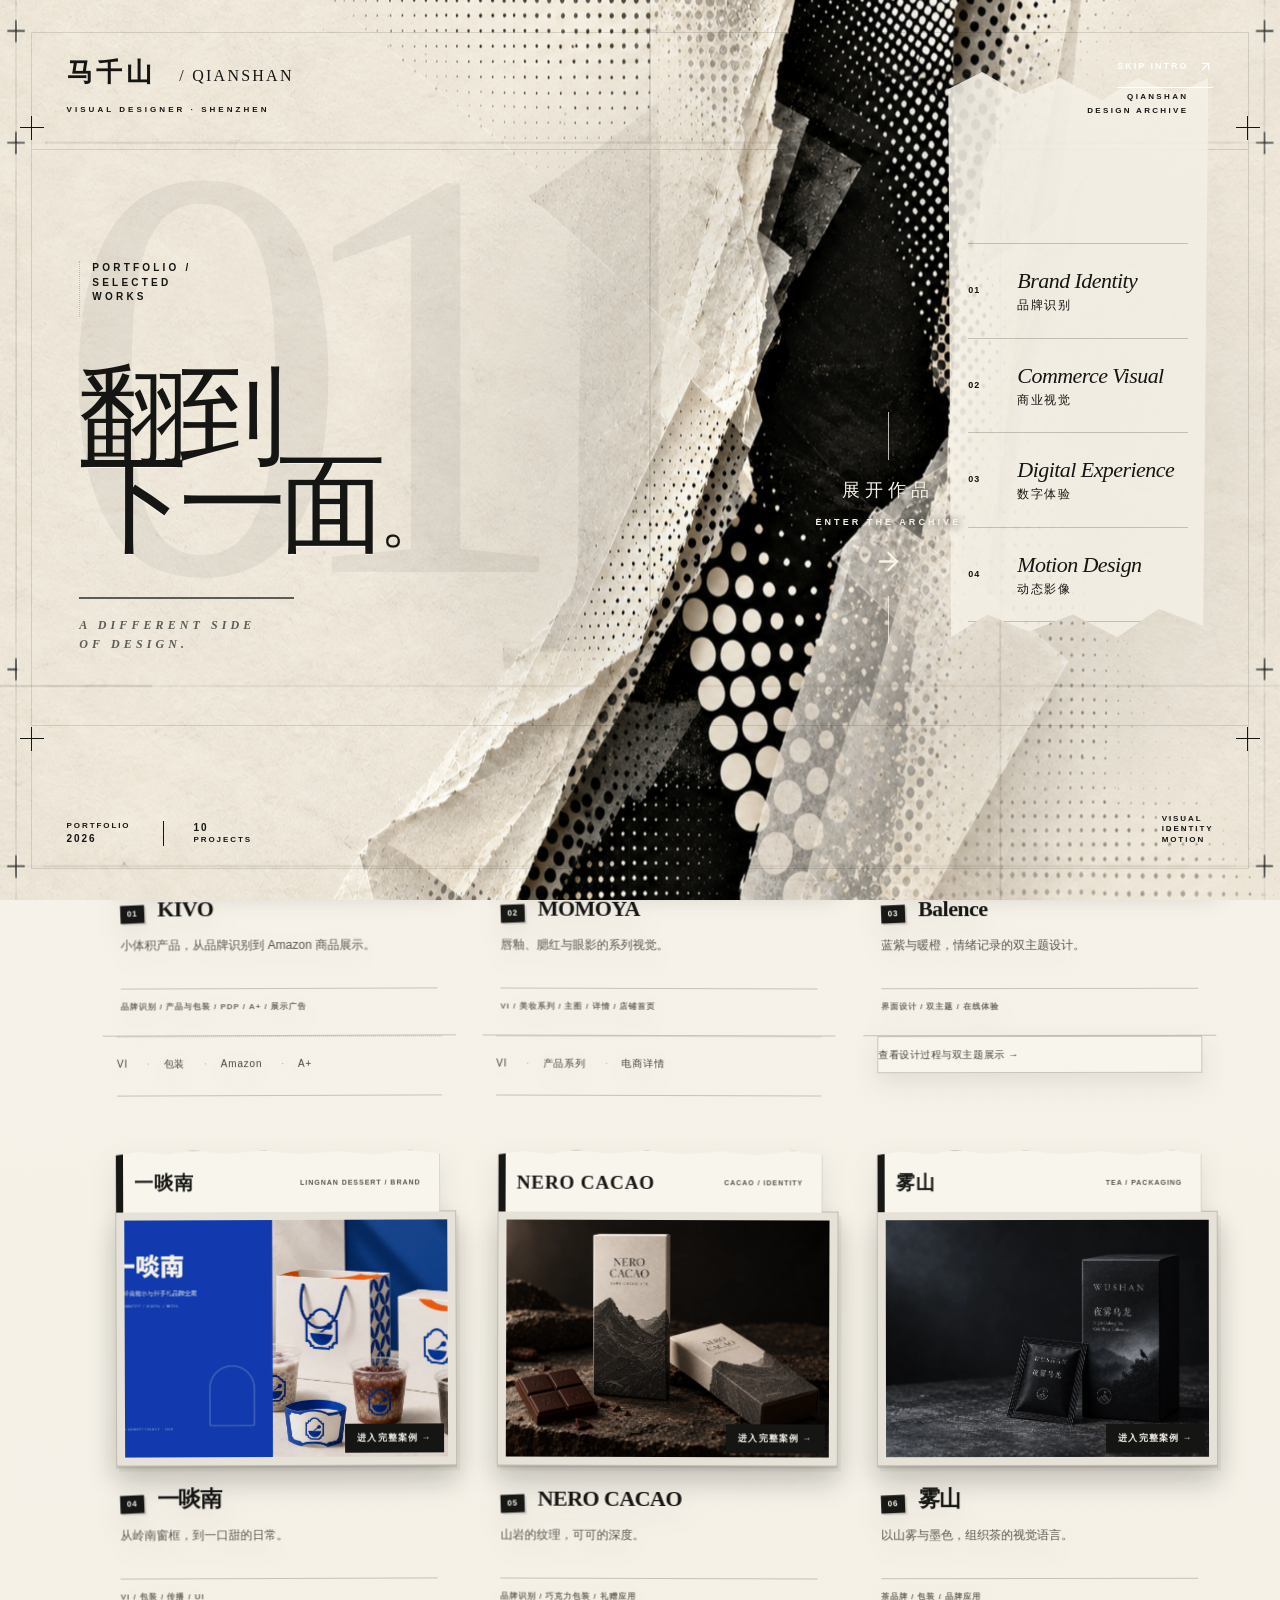
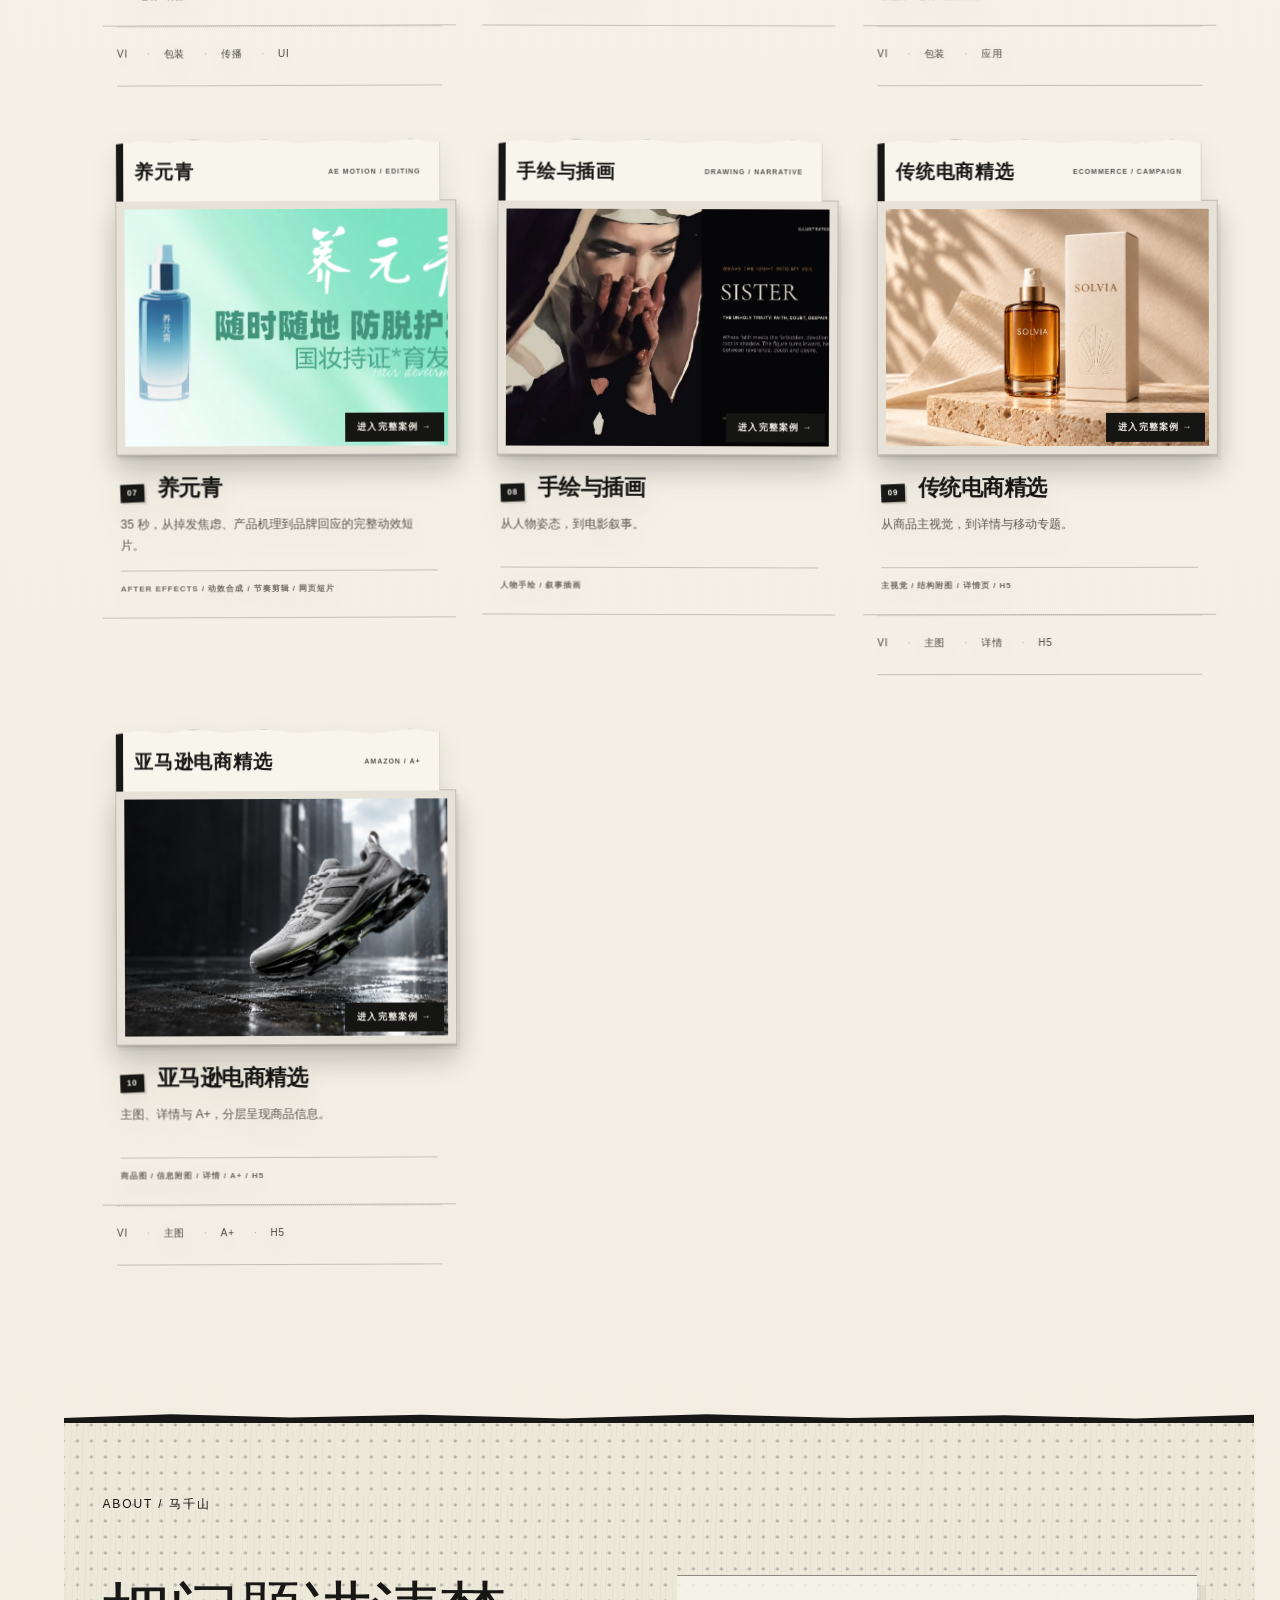
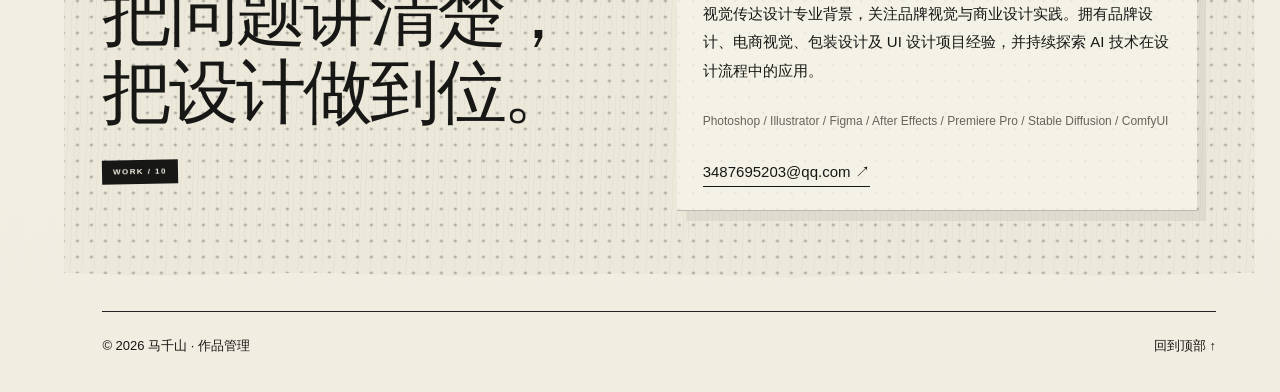
<file: index.html>
<!doctype html><html lang="zh-CN"><head><meta charset="UTF-8"><meta name="viewport" content="width=device-width,initial-scale=1"><title>马千山 — 设计作品集</title><meta name="description" content="马千山的品牌、电商、UI 与插画作品集"><link rel="icon" href="/favicon.svg">  <script type="module" crossorigin src="/assets/index-CQhbReXz.js"></script>
  <link rel="stylesheet" crossorigin href="/assets/index-CfPNkYMV.css">
</head><body><div id="root"></div></body></html>
</file>
